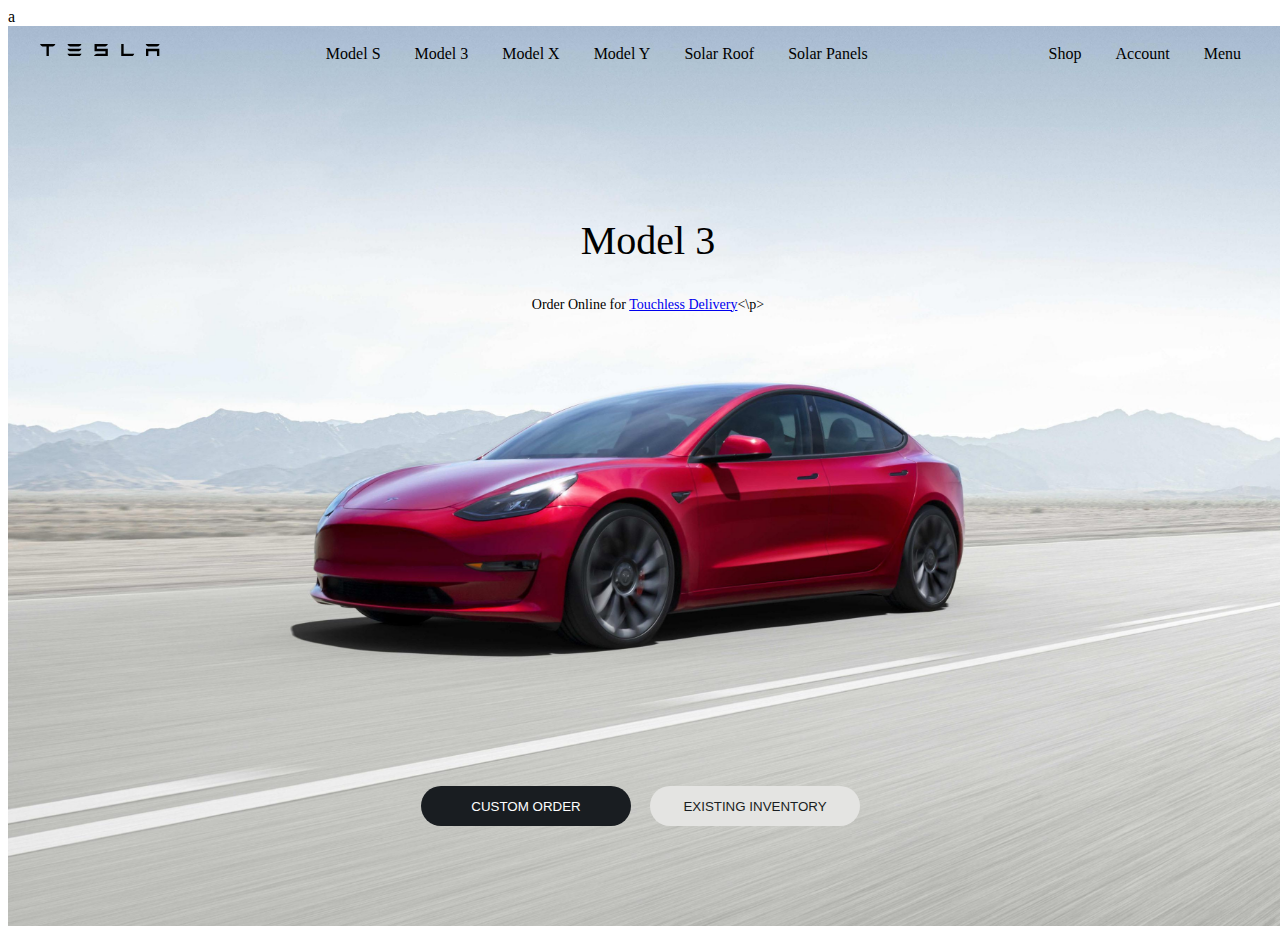
<file: index.html>
<!DOCTYPE html>
<html lang="en">
<head>
    <meta charset="UTF-8">
    <meta http-equiv="X-UA-Compatible" content="IE=edge">
    <meta name="viewport" content="width=device-width, initial-scale=1.0">
    <title>Tesl<title>Electric Cars, Solar &amp; Clean Energy | Tesla</title>a</title>
<link rel="stylesheet" href="style.css">
<link rel="shortcut icon" href="./assets/favicon.avif" type="image/x-icon">


</head>

<body>
  <div class="banner-wrap">
      <nav>
          <div class="logo">
              <svg class="tds-icon tds-icon-logo-wordmark tds-site-logo-icon" viewBox="0 0 342 35" xmlns="http://www.w3.org/2000/svg"><path d="M0 .1a9.7 9.7 0 0 0 7 7h11l.5.1v27.6h6.8V7.3L26 7h11a9.8 9.8 0 0 0 7-7H0zm238.6 0h-6.8v34.8H263a9.7 9.7 0 0 0 6-6.8h-30.3V0zm-52.3 6.8c3.6-1 6.6-3.8 7.4-6.9l-38.1.1v20.6h31.1v7.2h-24.4a13.6 13.6 0 0 0-8.7 7h39.9v-21h-31.2v-7h24zm116.2 28h6.7v-14h24.6v14h6.7v-21h-38zM85.3 7h26a9.6 9.6 0 0 0 7.1-7H78.3a9.6 9.6 0 0 0 7 7zm0 13.8h26a9.6 9.6 0 0 0 7.1-7H78.3a9.6 9.6 0 0 0 7 7zm0 14.1h26a9.6 9.6 0 0 0 7.1-7H78.3a9.6 9.6 0 0 0 7 7zM308.5 7h26a9.6 9.6 0 0 0 7-7h-40a9.6 9.6 0 0 0 7 7z" fill="currentColor"></path></svg>
          </div>

          <div class="middle-menu">
              <span class="nav-item">Model S</span>
              <span class="nav-item">Model 3</span>
              <span class="nav-item">Model X</span>
              <span class="nav-item">Model Y</span>
              <span class="nav-item">Solar Roof</span>
              <span class="nav-item">Solar Panels</span>
          </div>
        
          <div class="right-menu">
              <span class="nav-item">Shop</span>
              <span class="nav-item">Account</span>
              <span class="nav-item">Menu</span>
          </div>
        
      </nav> 
      <main>
          <div class="titel-section"> 
              <h1>Model 3</h1>
              <p>Order Online for <a href="https://www.tesla.com/support/taking-delivery">Touchless 
               Delivery</a><\p>

          </div>
          <div class="actions-area">
              <button class="btn-dark">CUSTOM ORDER</button>
              <button class="btn-light">EXISTING INVENTORY</button>
          </div> 
    </main>
</div> 
    
    
  
 
</body> 

</html>
</file>
<file: style.css>
https://fonts.google.com/specimen/Roboto
 
*{
    margin: 0px;
    padding: 0px;
    box-sizing: border-box;
    https://fonts.google.com/specimen/Roboto
    font-size: 14px;
    font-weight: 500; 
}

h1{
    font-size: 40px;
    font-weight: 500; 
}

p{ 
    font-size: 14px;
    font-weight: 400; 
    padding: 6px 24px 16px 24px; 
} 


.banner-wrap {
    background-image: url(./assets/banner.jpg);
    background-size: cover;
    background-repeat: no-repeat;
    background-position: center;
    height:100vh;
    width: 100vw;
}  

nav{
    display: flex; 
    justify-content: space-between; 
    align-items: center;
    height: 56px; 
    padding: 0 32px; 
} 
.nav-item{
    padding: 5px 15px; 
    cursor: pointer; 
}
.nav-item:hover {
    background-color: #d8d8d8; 
    border-bottom-left-radius: 9999px;
    border-bottom-right-radius: 9999px;
    border-top-left-radius: 9999px;
    border-top-right-radius: 9999px; 

}
.logo{
    height: 24px;
    width: 120px;
} 


main{
    text-align: center ; 
    height: calc(100vh - 56px);
    display: flex;
    flex-direction: column; 
    justify-content: space-between; 
} 
.titel-section{
    margin-top: calc(164px - 56px) 
}
.actions-area{
    margin-bottom: 100px;
}

button {
    border: none;
    margin: 0;
    padding: 0;
    background: none; 
    background-color: yellow; 
    width: 210px;
    height: 40px;
    padding: 7px 27px; 
    border-bottom-left-radius: 9999px;
    border-bottom-right-radius: 9999px;
    border-top-left-radius: 9999px ;
    border-top-right-radius: 9999px ; 
    margin-right: 15px; 
    cursor: pointer; 

}

.btn-dark {
    background-color: #191d21;
    color: white; 
}
.btn-light {
    background-color: #e4e4e2; 
    color:#191d21; 
}
</file>
